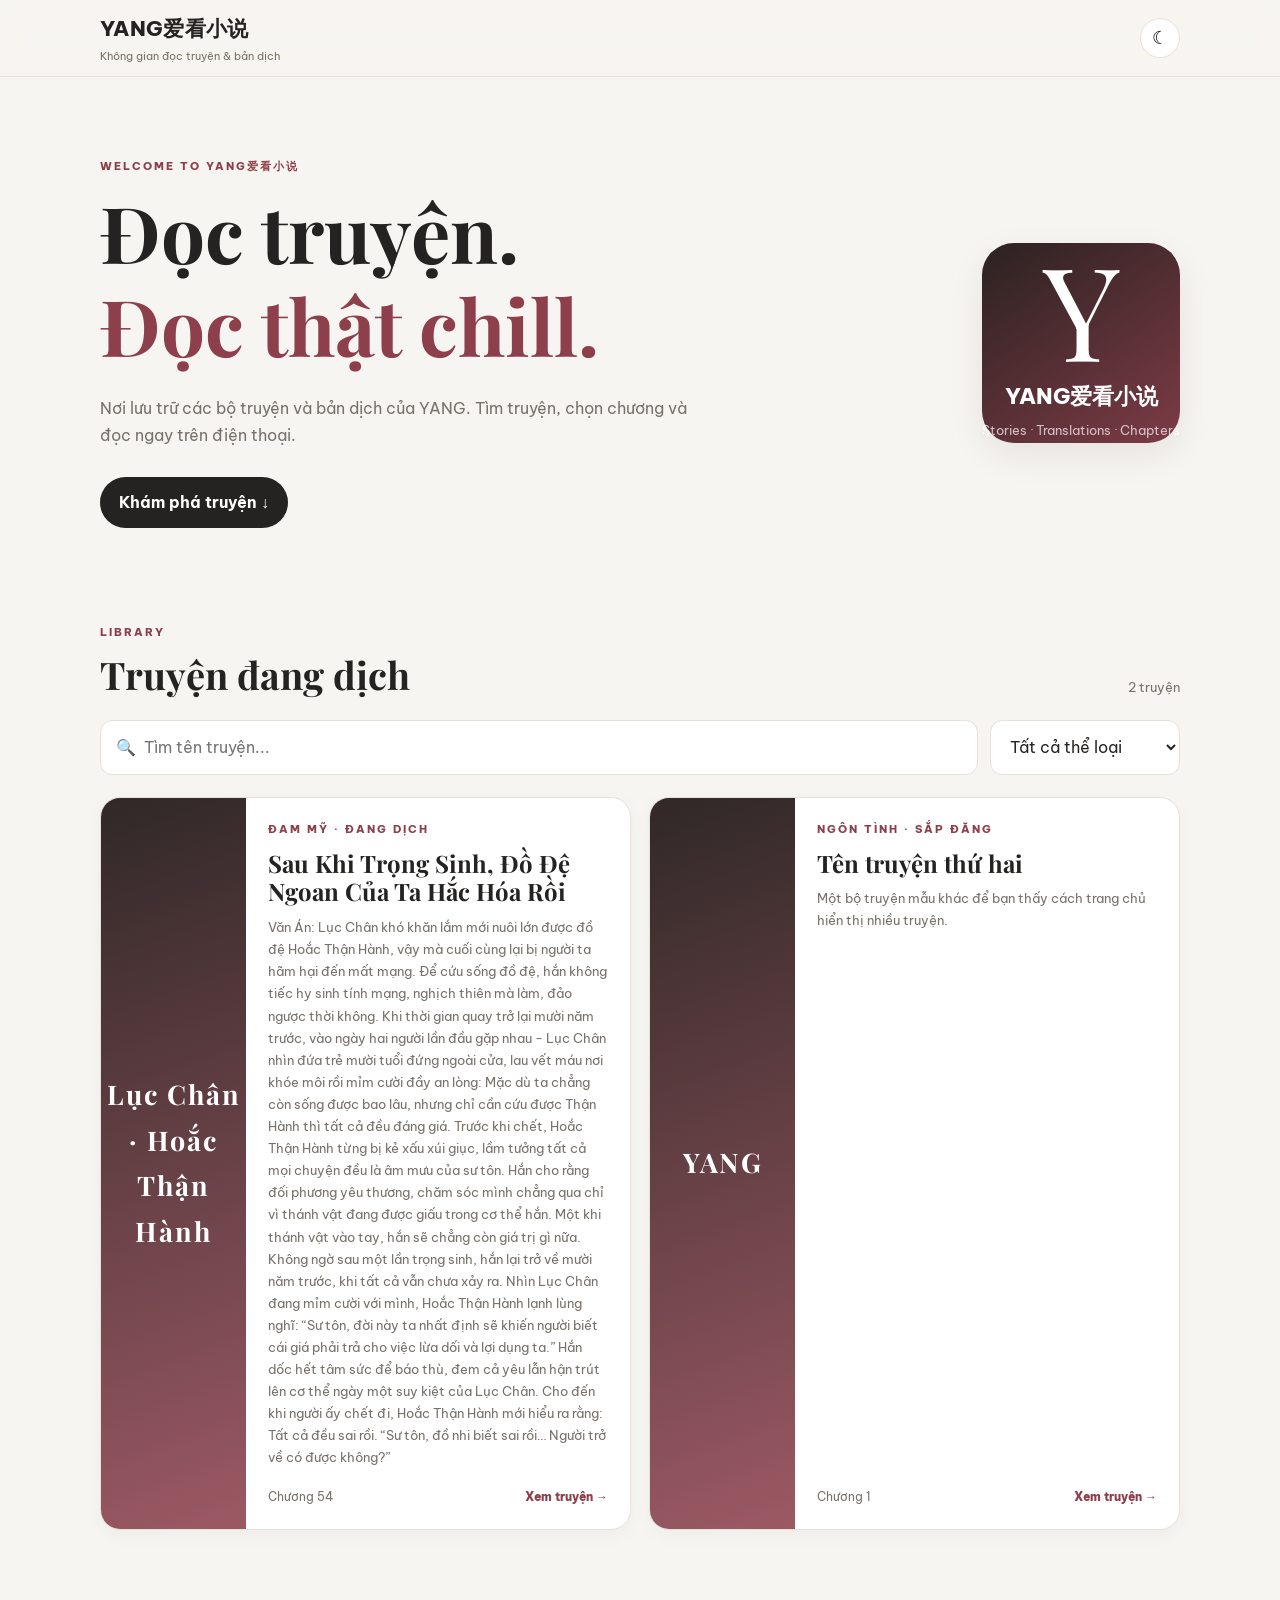
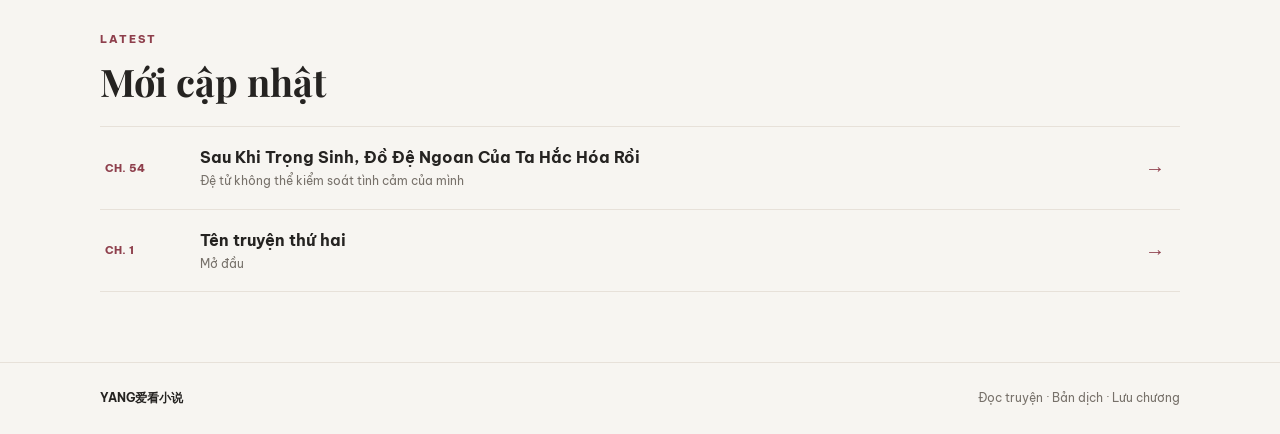
<file: index.html>
<!DOCTYPE html>
<html lang="vi">
<head>
  <meta charset="UTF-8">
  <meta name="viewport" content="width=device-width, initial-scale=1.0">
  <title>YANG爱看小说 · Không gian đọc truyện</title>
  <link rel="stylesheet" href="style.css">
</head>
<body>
  <header class="site-header">
    <div class="container nav">
      <a class="brand" href="index.html">
        <span class="brand-cn">YANG爱看小说</span>
        <span class="brand-sub">Không gian đọc truyện & bản dịch</span>
      </a>
      <button class="theme-btn" id="themeBtn" aria-label="Đổi giao diện">☾</button>
    </div>
  </header>

  <main>
    <section class="hero container">
      <div>
        <p class="eyebrow">WELCOME TO YANG爱看小说</p>
        <h1>Đọc truyện.<br><span>Đọc thật chill.</span></h1>
        <p class="hero-text">Nơi lưu trữ các bộ truyện và bản dịch của YANG. Tìm truyện, chọn chương và đọc ngay trên điện thoại.</p>
        <a href="#stories" class="primary-btn">Khám phá truyện ↓</a>
      </div>
      <div class="hero-card">
        <div class="hero-symbol">Y</div>
        <p>YANG爱看小说</p>
        <small>Stories · Translations · Chapters</small>
      </div>
    </section>

    <section class="container section" id="stories">
      <div class="section-heading">
        <div>
          <p class="eyebrow">LIBRARY</p>
          <h2>Truyện đang dịch</h2>
        </div>
        <span class="count" id="storyCount"></span>
      </div>

      <div class="search-row">
        <input id="searchInput" type="search" placeholder="🔍  Tìm tên truyện..." autocomplete="off">
        <select id="genreFilter">
          <option value="all">Tất cả thể loại</option>
          <option value="dammy">Đam mỹ</option>
          <option value="bachhop">Bách hợp</option>
          <option value="ngontinh">Ngôn tình</option>
        </select>
      </div>

      <div class="story-grid" id="storyGrid"></div>
      <p class="empty" id="emptyState" hidden>Không tìm thấy truyện phù hợp.</p>
    </section>

    <section class="container section updates">
      <div class="section-heading">
        <div>
          <p class="eyebrow">LATEST</p>
          <h2>Mới cập nhật</h2>
        </div>
      </div>
      <div id="latestList" class="latest-list"></div>
    </section>
  </main>

  <footer>
    <div class="container footer-inner">
      <strong>YANG爱看小说</strong>
      <span>Đọc truyện · Bản dịch · Lưu chương</span>
    </div>
  </footer>

  <script src="data.js"></script>
  <script src="script.js"></script>
</body>
</html>
</file>
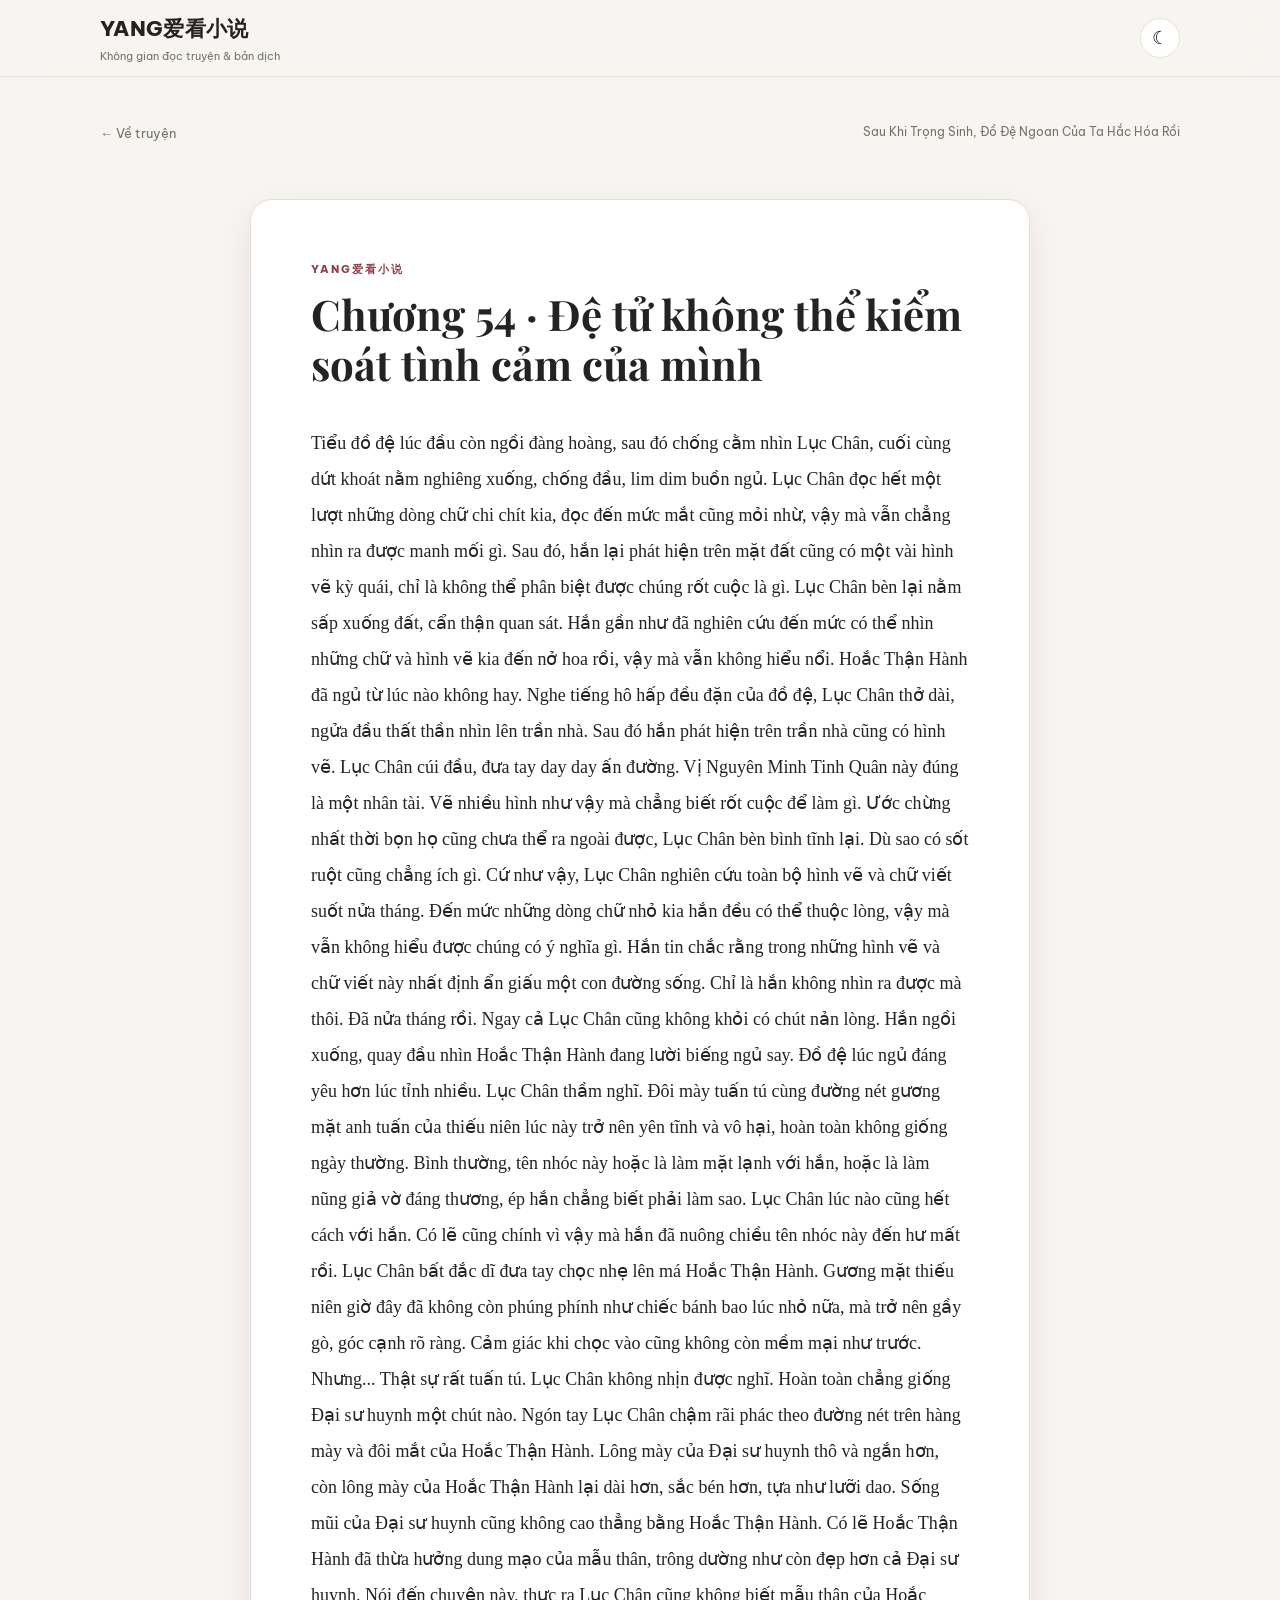
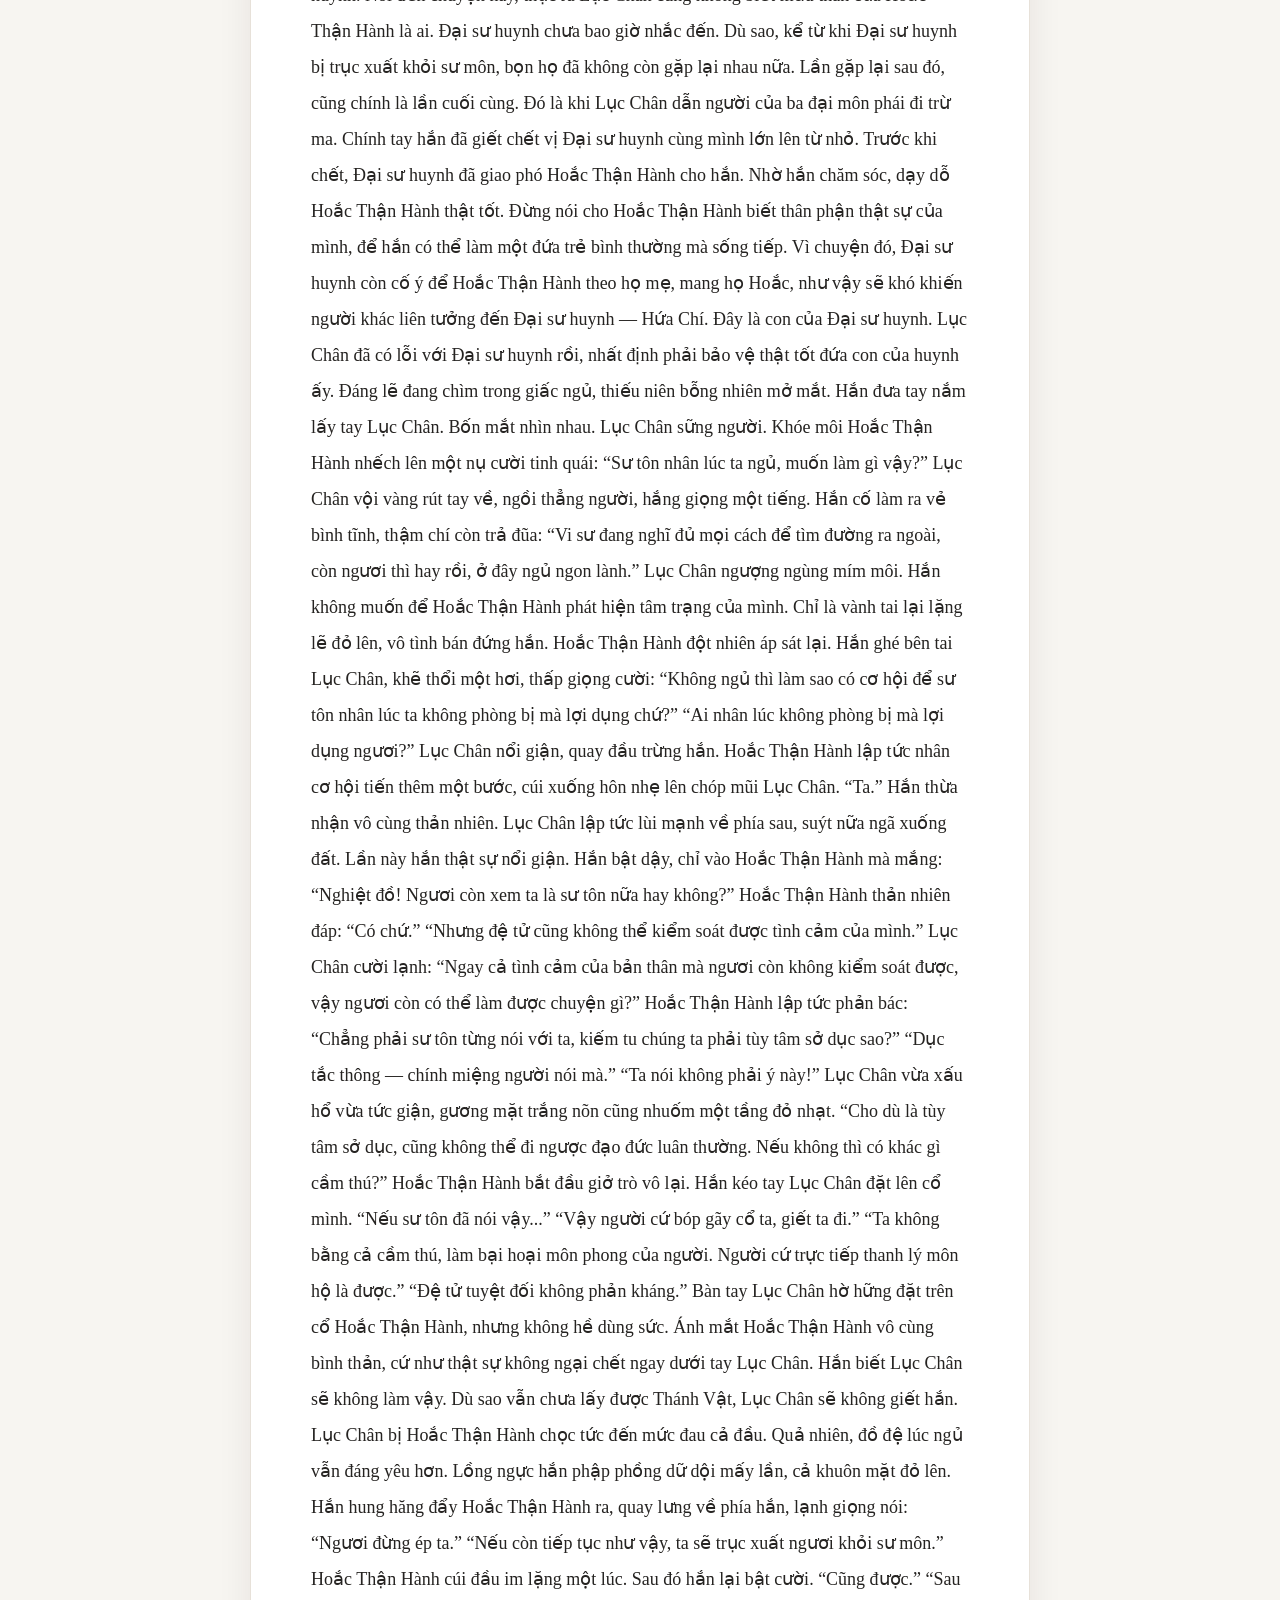
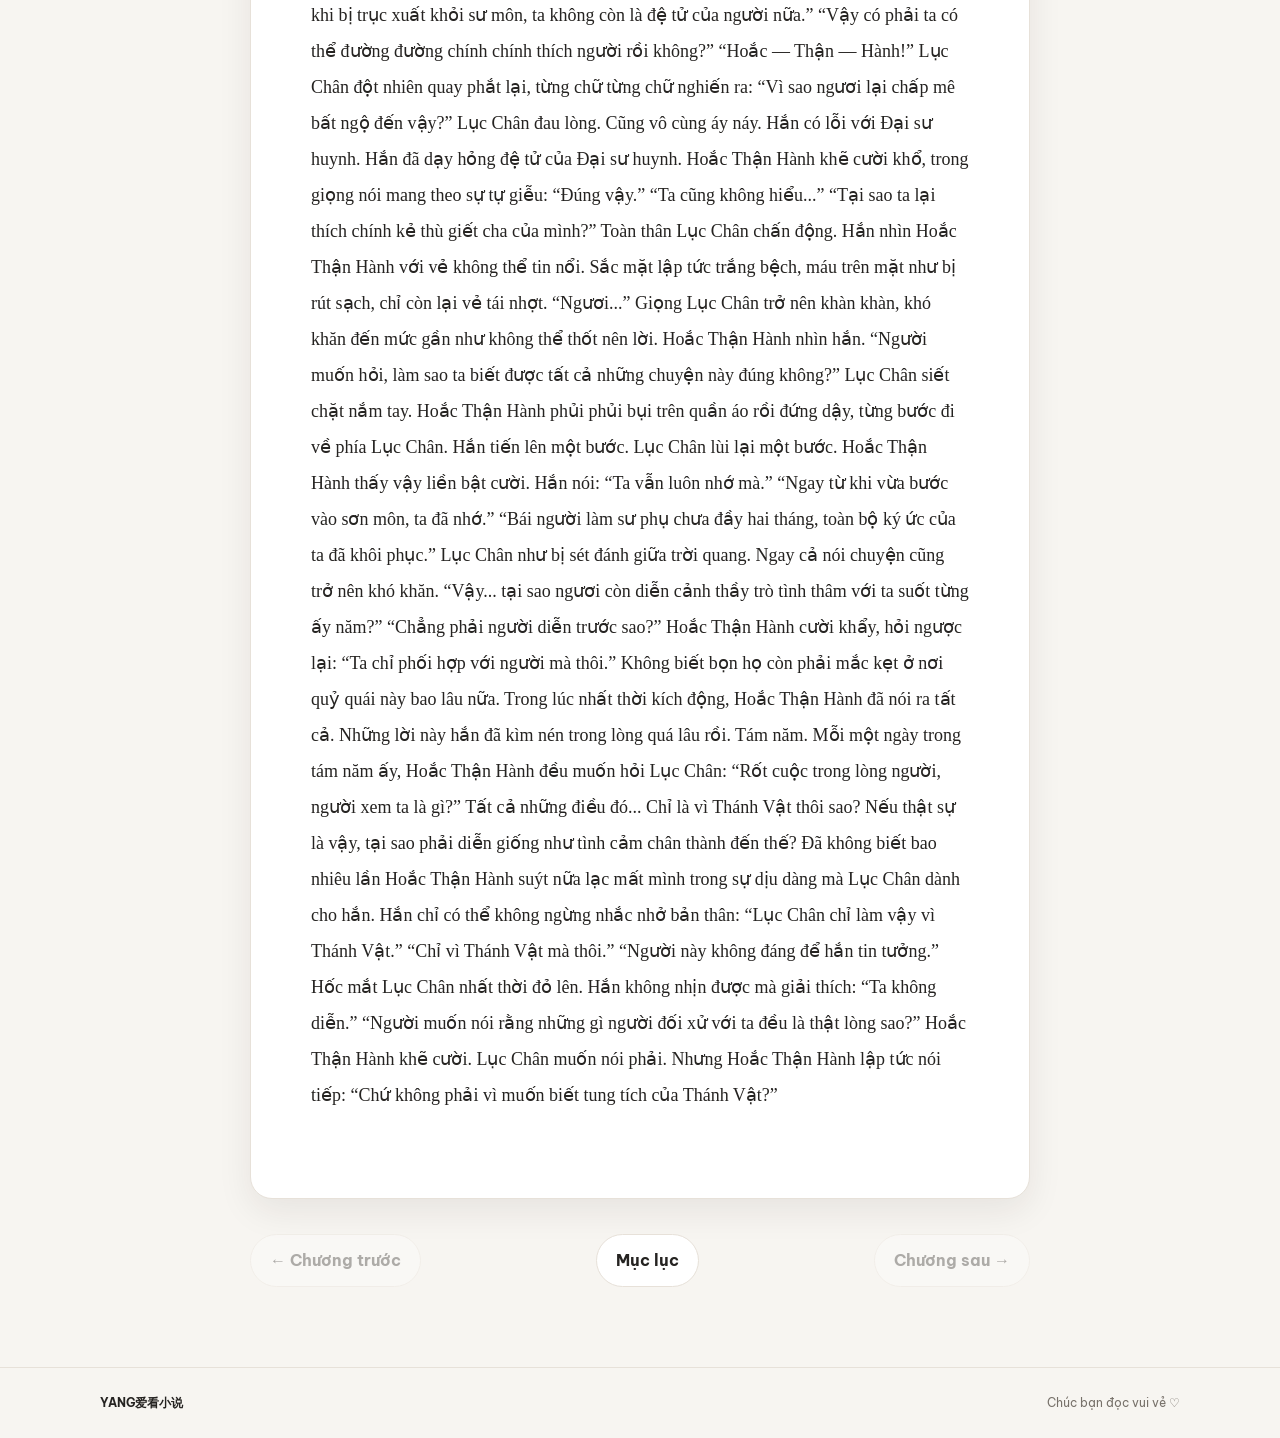
<file: chapter.html>
<!DOCTYPE html>
<html lang="vi">
<head>
  <meta charset="UTF-8">
  <meta name="viewport" content="width=device-width, initial-scale=1.0">
  <title>Đọc chương · YANG爱看小说</title>
  <link rel="stylesheet" href="style.css">
</head>
<body>
<header class="site-header">
  <div class="container nav">
    <a class="brand" href="index.html">
      <span class="brand-cn">YANG爱看小说</span>
      <span class="brand-sub">Không gian đọc truyện & bản dịch</span>
    </a>
    <button class="theme-btn" id="themeBtn">☾</button>
  </div>
</header>

<main class="container reader-page">
  <div class="reader-top">
    <a class="back-link" id="storyLink" href="index.html">← Về truyện</a>
    <span id="readerMeta"></span>
  </div>
  <article class="reader">
    <p class="eyebrow">YANG爱看小说</p>
    <h1 id="chapterTitle"></h1>
    <div class="reader-content" id="chapterContent"></div>
  </article>
  <nav class="reader-nav">
    <a id="prevBtn" class="secondary-btn">← Chương trước</a>
    <a id="listBtn" class="secondary-btn">Mục lục</a>
    <a id="nextBtn" class="secondary-btn">Chương sau →</a>
  </nav>
</main>

<footer>
  <div class="container footer-inner">
    <strong>YANG爱看小说</strong>
    <span>Chúc bạn đọc vui vẻ ♡</span>
  </div>
</footer>
<script src="data.js"></script>
<script src="script.js"></script>
<script>
  const params = new URLSearchParams(location.search);
  const id = params.get('id') || 'demo';
  const number = Number(params.get('chapter') || 1);
  const story = STORIES.find(s => s.id === id) || STORIES[0];
  const chapter = story.chapters.find(c => c.number === number) || story.chapters[0];

  document.title = `Chương ${chapter.number} · ${story.title}`;
  document.getElementById('storyLink').href = `story.html?id=${story.id}`;
  document.getElementById('readerMeta').textContent = story.title;
  document.getElementById('chapterTitle').textContent = `Chương ${chapter.number} · ${chapter.title}`;
  document.getElementById('chapterContent').innerHTML = chapter.content.map(p => `<p>${p}</p>`).join('');

  const nums = story.chapters.map(c => c.number).sort((a,b)=>a-b);
  const idx = nums.indexOf(chapter.number);
  const prev = nums[idx-1], next = nums[idx+1];

  const prevBtn = document.getElementById('prevBtn');
  const nextBtn = document.getElementById('nextBtn');
  if (prev) prevBtn.href = `chapter.html?id=${story.id}&chapter=${prev}`;
  else { prevBtn.classList.add('disabled'); prevBtn.removeAttribute('href'); }
  if (next) nextBtn.href = `chapter.html?id=${story.id}&chapter=${next}`;
  else { nextBtn.classList.add('disabled'); nextBtn.removeAttribute('href'); }
  document.getElementById('listBtn').href = `story.html?id=${story.id}`;
</script>
</body>
</html>
</file>
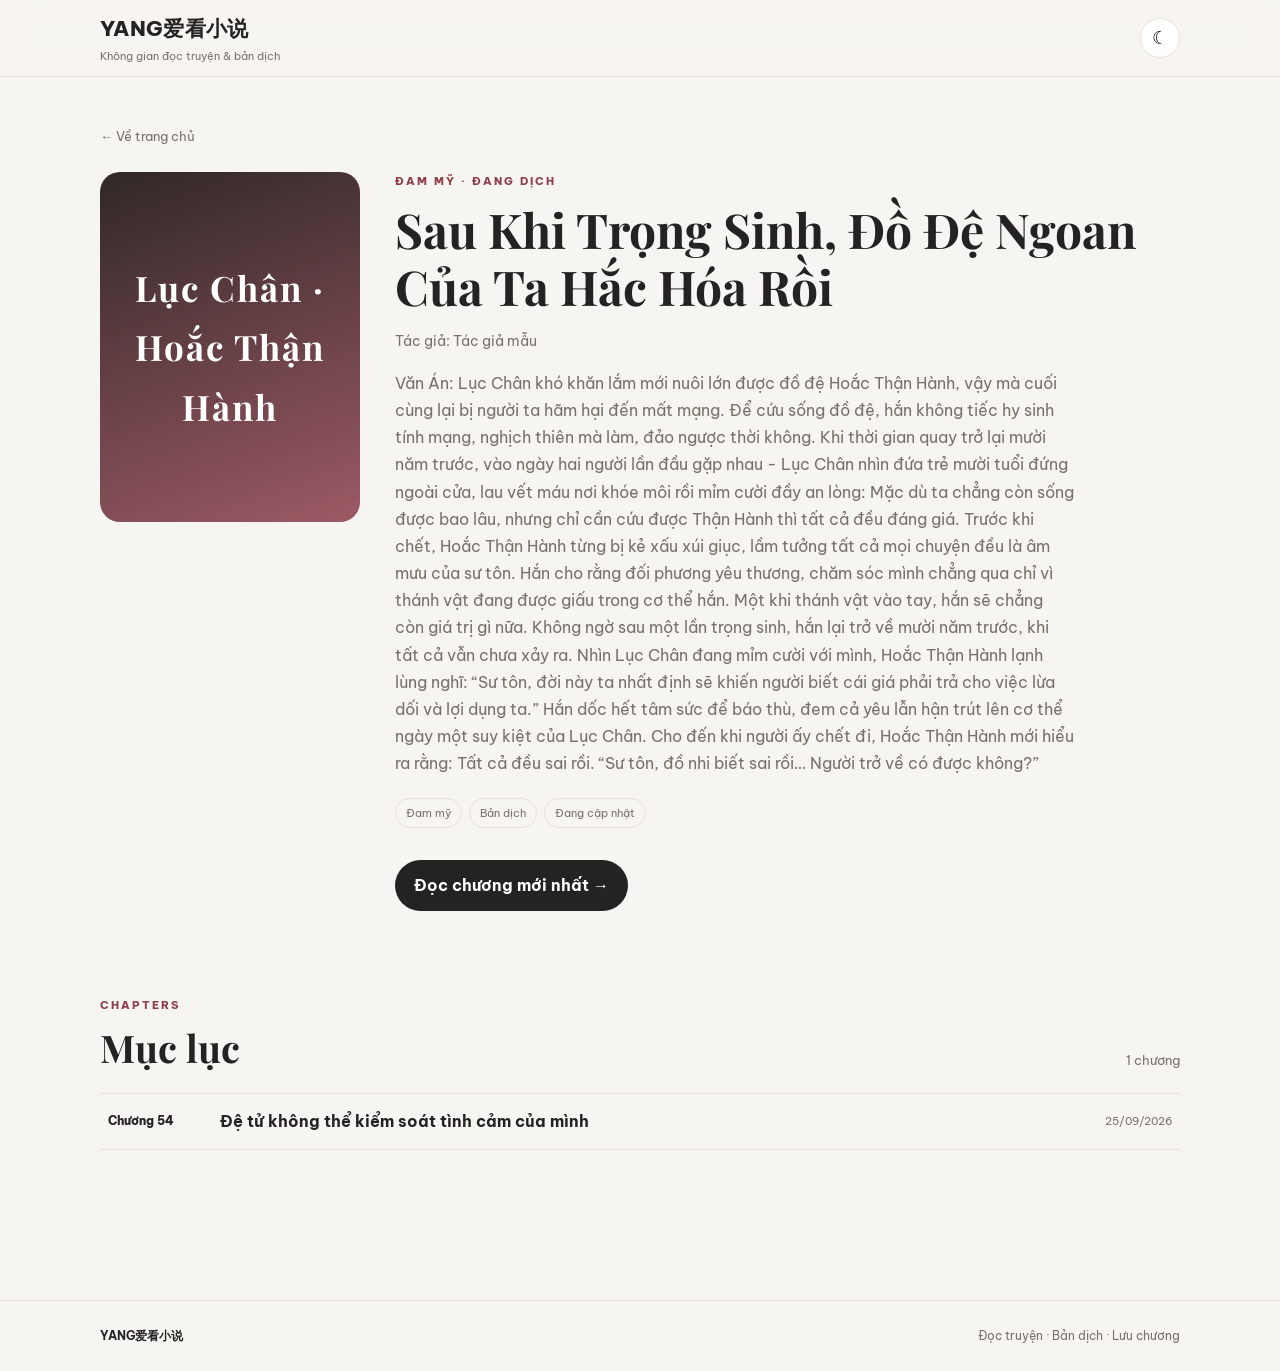
<file: story.html>
<!DOCTYPE html>
<html lang="vi">
<head>
  <meta charset="UTF-8">
  <meta name="viewport" content="width=device-width, initial-scale=1.0">
  <title>Chi tiết truyện · YANG爱看小说</title>
  <link rel="stylesheet" href="style.css">
</head>
<body>
<header class="site-header">
  <div class="container nav">
    <a class="brand" href="index.html">
      <span class="brand-cn">YANG爱看小说</span>
      <span class="brand-sub">Không gian đọc truyện & bản dịch</span>
    </a>
    <button class="theme-btn" id="themeBtn">☾</button>
  </div>
</header>

<main class="container story-page">
  <a class="back-link" href="index.html">← Về trang chủ</a>
  <section class="story-detail" id="storyDetail"></section>

  <section class="section">
    <div class="section-heading">
      <div><p class="eyebrow">CHAPTERS</p><h2>Mục lục</h2></div>
      <span class="count" id="chapterCount"></span>
    </div>
    <div class="chapter-list" id="chapterList"></div>
  </section>
</main>

<footer>
  <div class="container footer-inner">
    <strong>YANG爱看小说</strong>
    <span>Đọc truyện · Bản dịch · Lưu chương</span>
  </div>
</footer>
<script src="data.js"></script>
<script src="script.js"></script>
<script>
  const id = new URLSearchParams(location.search).get('id') || 'demo';
  const story = STORIES.find(s => s.id === id) || STORIES[0];
  document.title = story.title + ' · YANG爱看小说';

  document.getElementById('storyDetail').innerHTML = `
    <div class="cover-placeholder">${story.short}</div>
    <div class="story-info">
      <p class="eyebrow">${story.genreLabel}</p>
      <h1>${story.title}</h1>
      <p class="author">Tác giả: ${story.author}</p>
      <p class="desc">${story.description}</p>
      <div class="tags">${story.tags.map(t => `<span>${t}</span>`).join('')}</div>
      <a class="primary-btn" href="chapter.html?id=${story.id}&chapter=${story.chapters[story.chapters.length-1].number}">Đọc chương mới nhất →</a>
    </div>
  `;

  document.getElementById('chapterCount').textContent = story.chapters.length + ' chương';
  document.getElementById('chapterList').innerHTML = story.chapters.slice().reverse().map(ch => `
    <a class="chapter-item" href="chapter.html?id=${story.id}&chapter=${ch.number}">
      <span>Chương ${ch.number}</span>
      <strong>${ch.title}</strong>
      <small>${ch.date}</small>
    </a>
  `).join('');
</script>
</body>
</html>
</file>
<file: style.css>
@import url('https://fonts.googleapis.com/css2?family=Be+Vietnam+Pro:wght@400;500;600;700;800&family=Playfair+Display:wght@600;700&display=swap');

:root{
  --bg:#f7f5f1;--surface:#fff;--text:#252321;--muted:#77716a;--line:#e7e1d9;
  --accent:#8e3f4c;--accent2:#b66b77;--shadow:0 12px 35px rgba(40,30,20,.08);
}
*{box-sizing:border-box}
html{scroll-behavior:smooth}
body{margin:0;background:var(--bg);color:var(--text);font-family:"Be Vietnam Pro",sans-serif;line-height:1.7}
a{color:inherit;text-decoration:none}
.container{width:min(1080px,calc(100% - 36px));margin:auto}
.site-header{position:sticky;top:0;z-index:10;background:rgba(247,245,241,.88);backdrop-filter:blur(14px);border-bottom:1px solid var(--line)}
.nav{height:76px;display:flex;align-items:center;justify-content:space-between}
.brand{display:flex;flex-direction:column}
.brand-cn{font-weight:800;font-size:21px;letter-spacing:.3px}
.brand-sub{font-size:11px;color:var(--muted)}
.theme-btn{border:1px solid var(--line);background:var(--surface);width:40px;height:40px;border-radius:50%;cursor:pointer;font-size:18px}
.hero{display:grid;grid-template-columns:1.25fr .75fr;gap:50px;align-items:center;padding:80px 0 65px}
.eyebrow{font-size:11px;letter-spacing:2px;font-weight:800;color:var(--accent);margin:0 0 10px}
h1,h2,h3{line-height:1.2;margin-top:0}
.hero h1{font-family:"Playfair Display",serif;font-size:clamp(46px,7vw,78px);margin-bottom:22px}
.hero h1 span{color:var(--accent)}
.hero-text{max-width:620px;color:var(--muted);font-size:16px}
.primary-btn,.secondary-btn{display:inline-flex;align-items:center;justify-content:center;border-radius:999px;padding:12px 19px;font-weight:700;transition:.2s}
.primary-btn{background:var(--text);color:#fff;margin-top:12px}
.primary-btn:hover{transform:translateY(-2px);background:var(--accent)}
.secondary-btn{border:1px solid var(--line);background:var(--surface)}
.secondary-btn:hover{border-color:var(--accent);color:var(--accent)}
.hero-card{aspect-ratio:1/1;max-width:360px;margin-left:auto;border-radius:32px;background:linear-gradient(145deg,#2b2221,#7d3b46);color:#fff;display:flex;flex-direction:column;align-items:center;justify-content:center;box-shadow:var(--shadow);text-align:center}
.hero-symbol{font-family:"Playfair Display";font-size:130px;line-height:1}
.hero-card p{font-size:22px;font-weight:800;margin:5px 0}
.hero-card small{opacity:.7}
.section{padding:30px 0 70px}
.section-heading{display:flex;justify-content:space-between;align-items:end;margin-bottom:22px}
.section-heading h2{font-family:"Playfair Display",serif;font-size:38px;margin:0}
.count{color:var(--muted);font-size:13px}
.search-row{display:flex;gap:12px;margin-bottom:22px}
.search-row input,.search-row select{border:1px solid var(--line);background:var(--surface);border-radius:12px;padding:13px 15px;font:inherit;color:var(--text)}
.search-row input{flex:1}.search-row select{min-width:190px}
.story-grid{display:grid;grid-template-columns:repeat(2,1fr);gap:18px}
.story-card{display:flex;background:var(--surface);border:1px solid var(--line);border-radius:20px;overflow:hidden;box-shadow:0 5px 18px rgba(30,20,10,.04)}
.cover-placeholder{width:190px;min-width:190px;background:linear-gradient(160deg,#302827,#9c5964);color:#fff;display:flex;align-items:center;justify-content:center;text-align:center;white-space:pre-line;font-family:"Playfair Display";font-size:35px;font-weight:700;letter-spacing:2px}
.cover-placeholder.small{width:145px;min-width:145px;font-size:27px}
.story-info .cover-placeholder{border-radius:20px}
.card-body{padding:22px;display:flex;flex-direction:column;min-width:0}
.card-body h3{font-family:"Playfair Display";font-size:24px;margin-bottom:10px}
.card-desc{font-size:13px;color:var(--muted);margin:0 0 18px}
.card-bottom{margin-top:auto;display:flex;justify-content:space-between;align-items:center;font-size:12px;color:var(--muted)}
.card-bottom a{font-weight:800;color:var(--accent)}
.latest-list{border-top:1px solid var(--line)}
.latest-item{display:grid;grid-template-columns:80px 1fr 30px;gap:15px;align-items:center;padding:17px 5px;border-bottom:1px solid var(--line)}
.latest-item:hover{background:rgba(142,63,76,.04)}
.latest-number{font-size:11px;font-weight:800;color:var(--accent)}
.latest-title{font-weight:700}.latest-title small{display:block;color:var(--muted);font-weight:400;font-size:12px}
.latest-arrow{color:var(--accent);font-size:20px}
.empty{text-align:center;color:var(--muted);padding:30px}
footer{border-top:1px solid var(--line);padding:25px 0;color:var(--muted);font-size:12px}
.footer-inner{display:flex;justify-content:space-between}
.footer-inner strong{color:var(--text)}
.story-page,.reader-page{padding:45px 0 80px}
.back-link{display:inline-block;color:var(--muted);font-size:13px;margin-bottom:25px}
.story-detail{display:grid;grid-template-columns:260px 1fr;gap:35px;align-items:start;margin-bottom:55px}
.story-detail .cover-placeholder{width:260px;height:350px;border-radius:20px}
.story-info h1{font-family:"Playfair Display";font-size:48px;margin-bottom:8px}
.author{color:var(--muted);font-size:14px}
.desc{max-width:680px;color:var(--muted)}
.tags{display:flex;gap:7px;flex-wrap:wrap;margin:20px 0}
.tags span{border:1px solid var(--line);border-radius:999px;padding:5px 10px;font-size:11px;color:var(--muted)}
.chapter-list{border-top:1px solid var(--line)}
.chapter-item{display:grid;grid-template-columns:100px 1fr 100px;gap:12px;padding:14px 8px;border-bottom:1px solid var(--line);align-items:center}
.chapter-item:hover{background:rgba(142,63,76,.04);color:var(--accent)}
.chapter-item span{font-size:12px;font-weight:800}.chapter-item small{color:var(--muted);font-size:11px;text-align:right}
.reader-top{display:flex;justify-content:space-between;color:var(--muted);font-size:12px}
.reader{max-width:780px;margin:30px auto 35px;background:var(--surface);border:1px solid var(--line);border-radius:22px;padding:clamp(25px,6vw,60px);box-shadow:var(--shadow)}
.reader h1{font-family:"Playfair Display";font-size:42px;margin-bottom:35px}
.reader-content{font-family:Georgia,"Times New Roman",serif;font-size:18px;line-height:2}
.reader-content p{margin:0 0 1.4em}
.reader-nav{max-width:780px;margin:auto;display:flex;justify-content:space-between;gap:10px}
.disabled{opacity:.35;pointer-events:none}

body.dark{--bg:#171515;--surface:#211e1e;--text:#eee8e4;--muted:#aaa09a;--line:#383230;--accent:#d98b99}
body.dark .site-header{background:rgba(23,21,21,.88)}
body.dark .hero-card{background:linear-gradient(145deg,#171313,#64313b)}
body.dark .primary-btn{background:#f0e9e5;color:#201b1a}

@media(max-width:760px){
  .container{width:min(100% - 24px,1080px)}
  .hero{grid-template-columns:1fr;padding:55px 0 35px;gap:25px}
  .hero-card{display:none}
  .story-grid{grid-template-columns:1fr}
  .story-card{display:block}
  .cover-placeholder.small{width:100%;height:145px}
  .search-row{flex-direction:column}
  .search-row select{width:100%}
  .story-detail{grid-template-columns:1fr}
  .story-detail .cover-placeholder{width:100%;height:280px}
  .story-info h1{font-size:36px}
  .chapter-item{grid-template-columns:75px 1fr}
  .chapter-item small{display:none}
  .reader h1{font-size:34px}
  .reader-content{font-size:17px}
  .reader-nav{display:grid;grid-template-columns:1fr 1fr}
  .reader-nav .secondary-btn:last-child{grid-column:1/-1}
  .footer-inner{flex-direction:column;gap:5px}
}
</file>
